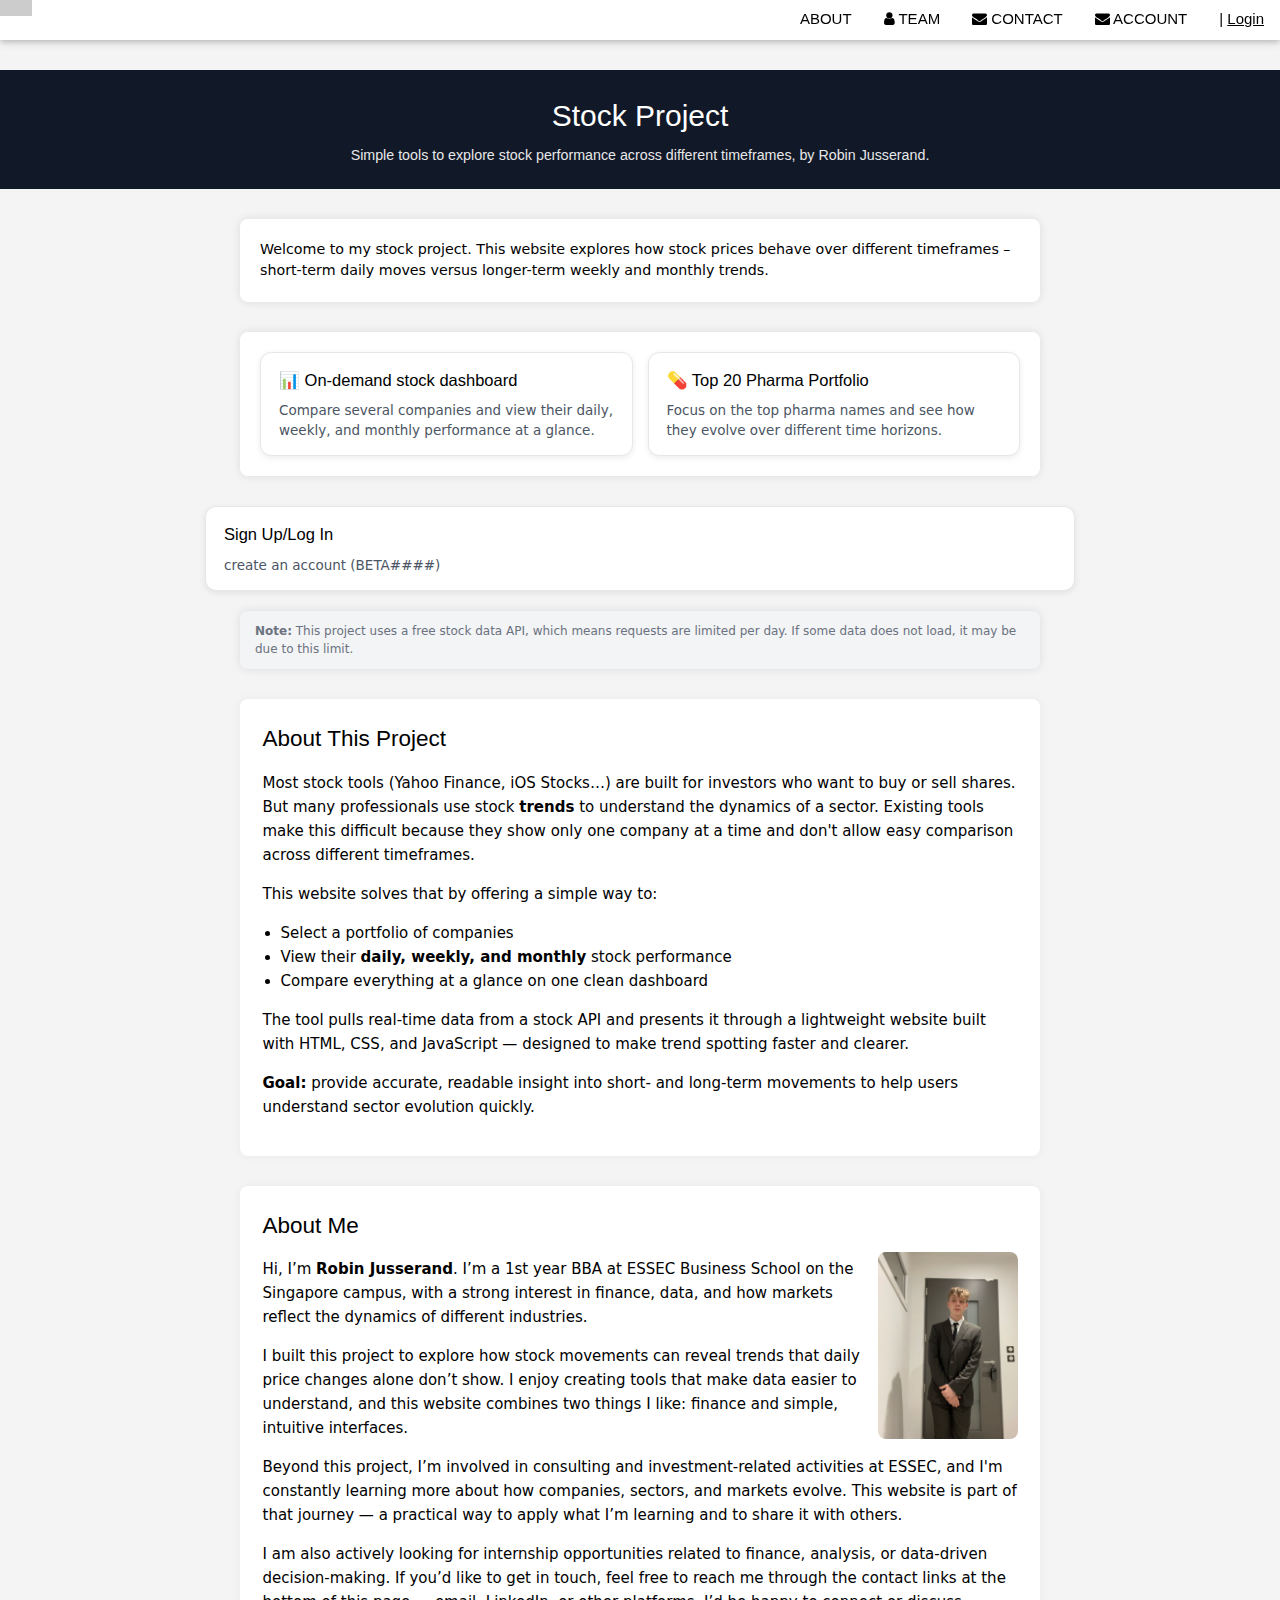
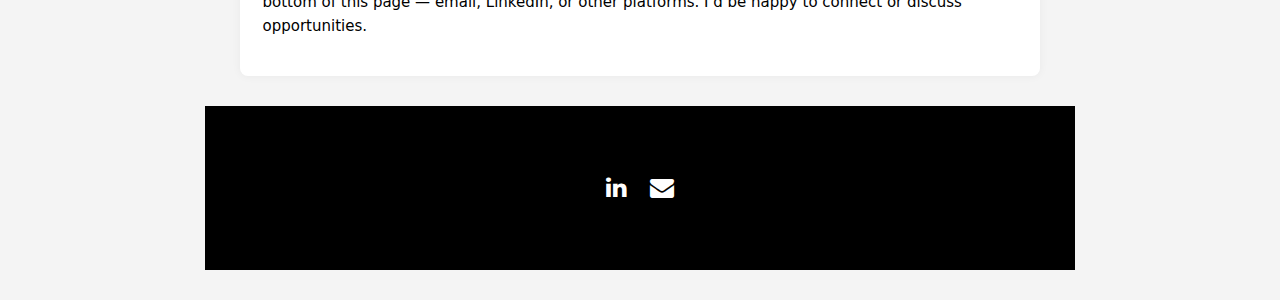
<file: index.html>
<!DOCTYPE html>
<html lang="en">
<head>
  <link rel="stylesheet"
      href="https://cdnjs.cloudflare.com/ajax/libs/font-awesome/4.7.0/css/font-awesome.min.css">
  <link rel="stylesheet"
      href="https://www.w3schools.com/w3css/4/w3.css">
  <meta charset="UTF-8" />
  <meta name="viewport" content="width=device-width, initial-scale=1.0" />
  <title>Stock Project</title>
  <style>
    body {
      html {
  scroll-behavior: smooth;
}
      font-family: Arial, sans-serif;
      margin: 0;
      padding: 60;
      background-color: #f4f4f4;
    }

    header {
      background-color: #333;
      color: white;
      text-align: center;
      padding: 1em;
      position: relative;
      margin-top:70px;
    }

    .top-right {
      position: absolute;
      top: 10px;
      right: 20px;
    }

    .top-right a {
      color: white;
      text-decoration: none;
      font-size: 18px;
      font-weight: bold;
    }

    sub {
      background-color: #333;
      color: black;
      text-align: center;
      padding: 1em;
    } 

    section {
      max-width: 800px;
      margin: 20px auto;
      background-color: white;
      padding: 20px;
      border-radius: 8px;
      box-shadow: 0 0 10px rgba(0, 0, 0, 0.1);
    }

    nav {
      margin-top: 20px;
      text-align: center;
    }

    nav a {
      display: inline-block;
      margin: 0 10px;
      text-decoration: none;
      color: #333;
      font-weight: bold;
      font-size: 18px;
    }
  </style>
</head>
<body>
  
  <!-- Navbar (sit on top) -->
<div class="w3-top">
  <div class="w3-bar w3-white w3-card" id="myNavbar">
    <a href="#home" class="w3-bar-item w3-button w3-wide"></a>
    <!-- Right-sided navbar links -->
    <div class="w3-right w3-hide-small">
      <a href="#about" class="w3-bar-item w3-button scroll-link">ABOUT</a>
      <a href="#about-me" class="w3-bar-item w3-button"><i class="fa fa-user scroll-link"></i> TEAM</a>
      <a href="#contact" class="w3-bar-item w3-button"><i class="fa fa-envelope scroll-link"></i> CONTACT</a>
      <a href="Account.html" class="w3-bar-item w3-button"><i class="fa fa-envelope scroll-link"></i> ACCOUNT</a>
      <a href="#" class="w3-bar-item w3-button" id="authStatus"></a>
    </div>
    <div style="height:40px;"></div>
    <!-- Hide right-floated links on small screens and replace them with a menu icon -->

    <a href="javascript:void(0)" class="w3-bar-item w3-button w3-right w3-hide-large w3-hide-medium" onclick="w3_open()">
      <i class="fa fa-bars"></i>
    </a>
  </div>
</div>
<script>
  const email = localStorage.getItem("loggedInEmail");
  const auth = document.getElementById("authStatus");

  if (email) {
    auth.innerHTML = `
      | Logged in as <strong>${email}</strong>
      (<a href="#" id="logoutLink">Logout</a>)
    `;
  } else {
    auth.innerHTML = `| <a href="login.html">Login</a>`;
  }

  if (email) {
    document.getElementById("logoutLink").addEventListener("click", (e) => {
      e.preventDefault();
      localStorage.removeItem("loggedInEmail");
      window.location.reload();
    });
  }
</script>

<!-- Sidebar on small screens when clicking the menu icon -->
<nav class="w3-sidebar w3-bar-block w3-black w3-card w3-animate-left w3-hide-medium w3-hide-large" style="display:none" id="mySidebar">
  <a href="javascript:void(0)" onclick="w3_close()" class="w3-bar-item w3-button w3-large w3-padding-16">Close ×</a>
  <a href="#about" onclick="w3_close()" class="w3-bar-item w3-button">ABOUT</a>
  <a href="#about-me" onclick="w3_close()" class="w3-bar-item w3-button">TEAM</a>
  <a href="#contact" onclick="w3_close()" class="w3-bar-item w3-button">CONTACT</a>
</nav>


  <header style="background-color:#111827; color:white; padding:1.5rem 0; text-align:center;">
    <h1 style="margin:0; font-size:2rem;">Stock Project</h1>
    <p style="margin:0.5rem 0 0; font-size:0.95rem; opacity:0.9;">
      Simple tools to explore stock performance across different timeframes, by Robin Jusserand.
    </p>
  </header>

  <main style="max-width:900px; margin:2rem auto; padding:0 1rem; font-family:system-ui, -apple-system, BlinkMacSystemFont, 'Segoe UI', sans-serif;">
    
    <!-- Intro -->
    <section style="display:grid; grid-template-columns:repeat(auto-fit, minmax(260px, 1fr)); gap:1.5rem; margin-bottom:2rem; justify-items:center;">
      <p style="margin:0; font-size:0.95rem; line-height:1.5;">
        Welcome to my stock project. This website explores how stock prices behave over different timeframes –
          short-term daily moves versus longer-term weekly and monthly trends.</p>
    </section>

    <!-- Tools grid -->
    <section style="display:grid; grid-template-columns:repeat(auto-fit, minmax(250px, 1fr)); gap:1rem; margin-bottom:2rem;">
      
      <!-- Multi-stock dashboard -->
      <a href="StockTrackerEvolution.html" style="text-decoration:none; color:inherit;">
        <div style="background:white; border-radius:0.75rem; padding:1rem 1.2rem; box-shadow:0 2px 6px rgba(0,0,0,0.08); border:1px solid #e5e7eb; height:100%;">
          <h2 style="margin:0 0 0.5rem; font-size:1.1rem;">📊 On-demand stock dashboard</h2>
          <p style="margin:0; font-size:0.9rem; color:#4b5563;">
            Compare several companies and view their daily, weekly, and monthly performance at a glance.
          </p>
        </div>
      </a>

      <!-- Pharma dashboard -->
      <a href="Top 20 Pharma.html" style="text-decoration:none; color:inherit;">
        <div style="background:white; border-radius:0.75rem; padding:1rem 1.2rem; box-shadow:0 2px 6px rgba(0,0,0,0.08); border:1px solid #e5e7eb; height:100%;">
          <h2 style="margin:0 0 0.5rem; font-size:1.1rem;">💊 Top 20 Pharma Portfolio</h2>
          <p style="margin:0; font-size:0.9rem; color:#4b5563;">
            Focus on the top pharma names and see how they evolve over different time horizons.
          </p>
        </div>
      </a>
    </section>


    <a href="Account.html" style="text-decoration:none; color:inherit;">
      <div style="background:white; border-radius:0.75rem; padding:1rem 1.2rem; box-shadow:0 2px 6px rgba(0,0,0,0.08); border:1px solid #e5e7eb; height:100%;">
          <h2 style="margin:0 0 0.5rem; font-size:1.1rem;">Sign Up/Log In</h2>
          <p style="margin:0; font-size:0.9rem; color:#4b5563;">
           create an account (BETA####)
          </p>
        </div>
      </a>

      
    <!-- API notice -->
    <section style="font-size:0.8rem; color:#6b7280; background:#f3f4f6; padding:0.75rem 1rem; border-radius:0.5rem;">
      <strong>Note:</strong> This project uses a free stock data API, which means requests are limited per day. 
      If some data does not load, it may be due to this limit.
    </section>

<section id="about" style="max-width:800px; margin:2rem auto; padding:1.5rem; background:white; border-radius:8px; box-shadow:0 0 10px rgba(0,0,0,0.05);">
  <h2 style="margin-top:0; font-size:1.5rem;">About This Project</h2>
  <p style="font-size:1rem; line-height:1.6;">
    Most stock tools (Yahoo Finance, iOS Stocks…) are built for investors who want to buy or sell shares.
    But many professionals use stock <strong>trends</strong> to understand the dynamics of a sector.
    Existing tools make this difficult because they show only one company at a time and don't allow easy
    comparison across different timeframes.
  </p>
  <p style="font-size:1rem; line-height:1.6;">
    This website solves that by offering a simple way to:
  </p>
  <ul style="font-size:1rem; line-height:1.6; padding-left:1.2rem;">
    <li>Select a portfolio of companies</li>
    <li>View their <strong>daily, weekly, and monthly</strong> stock performance</li>
    <li>Compare everything at a glance on one clean dashboard</li>
  </ul>
  <p style="font-size:1rem; line-height:1.6;">
    The tool pulls real-time data from a stock API and presents it through a lightweight website
    built with HTML, CSS, and JavaScript — designed to make trend spotting faster and clearer.
  </p>
  <p style="font-size:1rem; line-height:1.6;">
    <strong>Goal:</strong> provide accurate, readable insight into short- and long-term movements to help users
    understand sector evolution quickly.
  </p>
</section>

    <section id="about-me" style="max-width:800px; margin:2rem auto; padding:1.5rem; background:white; border-radius:8px; box-shadow:0 0 10px rgba(0,0,0,0.05);">

  <h2 style="margin-top:0; font-size:1.5rem;">About Me</h2>
  <img src="IMG_0349.JPG" alt="Portrait of Robin Jusserand" 
       style="width:140px; border-radius:8px; float:right; margin-left:1rem; margin-bottom:0.5rem;">

  <p style="font-size:1rem; line-height:1.6;">
    Hi, I’m <strong>Robin Jusserand</strong>. I’m a 1st year BBA at ESSEC Business School on the Singapore
    campus, with a strong interest in finance, data, and how markets reflect the dynamics of different industries.
  </p>

  <p style="font-size:1rem; line-height:1.6;">
    I built this project to explore how stock movements can reveal trends that daily price changes alone don’t show.
    I enjoy creating tools that make data easier to understand, and this website combines two things I like:
    finance and simple, intuitive interfaces.
  </p>

  <p style="font-size:1rem; line-height:1.6;">
    Beyond this project, I’m involved in consulting and investment-related activities at ESSEC, and I'm constantly
    learning more about how companies, sectors, and markets evolve. This website is part of that journey —
    a practical way to apply what I’m learning and to share it with others.
  </p>

  <p style="font-size:1rem; line-height:1.6;">
    I am also actively looking for internship opportunities related to finance, analysis, or data-driven
    decision-making. If you’d like to get in touch, feel free to reach me through the contact links at the
    bottom of this page — email, LinkedIn, or other platforms. I’d be happy to connect or discuss opportunities.
  </p>

</section>

<!-- Footer -->
<footer id="contact" class="w3-center w3-black w3-padding-24">
<footer class="w3-center w3-black w3-padding-24">
  <div class="w3-xlarge w3-section">

    <!-- LinkedIn -->
    <a href="https://www.linkedin.com/in/robinjusserand/" 
       target="_blank" 
       style="text-decoration:none; color:white;">
      <i class="fa fa-linkedin w3-hover-opacity"></i>
    </a>

    <!-- Gmail -->
    <a href="mailto:robinjuserand1@gmail.com" 
       style="margin-left:15px; text-decoration:none; color:white;">
      <i class="fa fa-envelope w3-hover-opacity"></i>
    </a>

  </div>
</footer>

<script>   
// Toggle between showing and hiding the sidebar when clicking the menu icon
var mySidebar = document.getElementById("mySidebar");

function w3_open() {
  if (mySidebar.style.display === 'block') {
    mySidebar.style.display = 'none';
  } else {
    mySidebar.style.display = 'block';
  }
}
  </script> 
  </main>
</body>
</html>
</file>
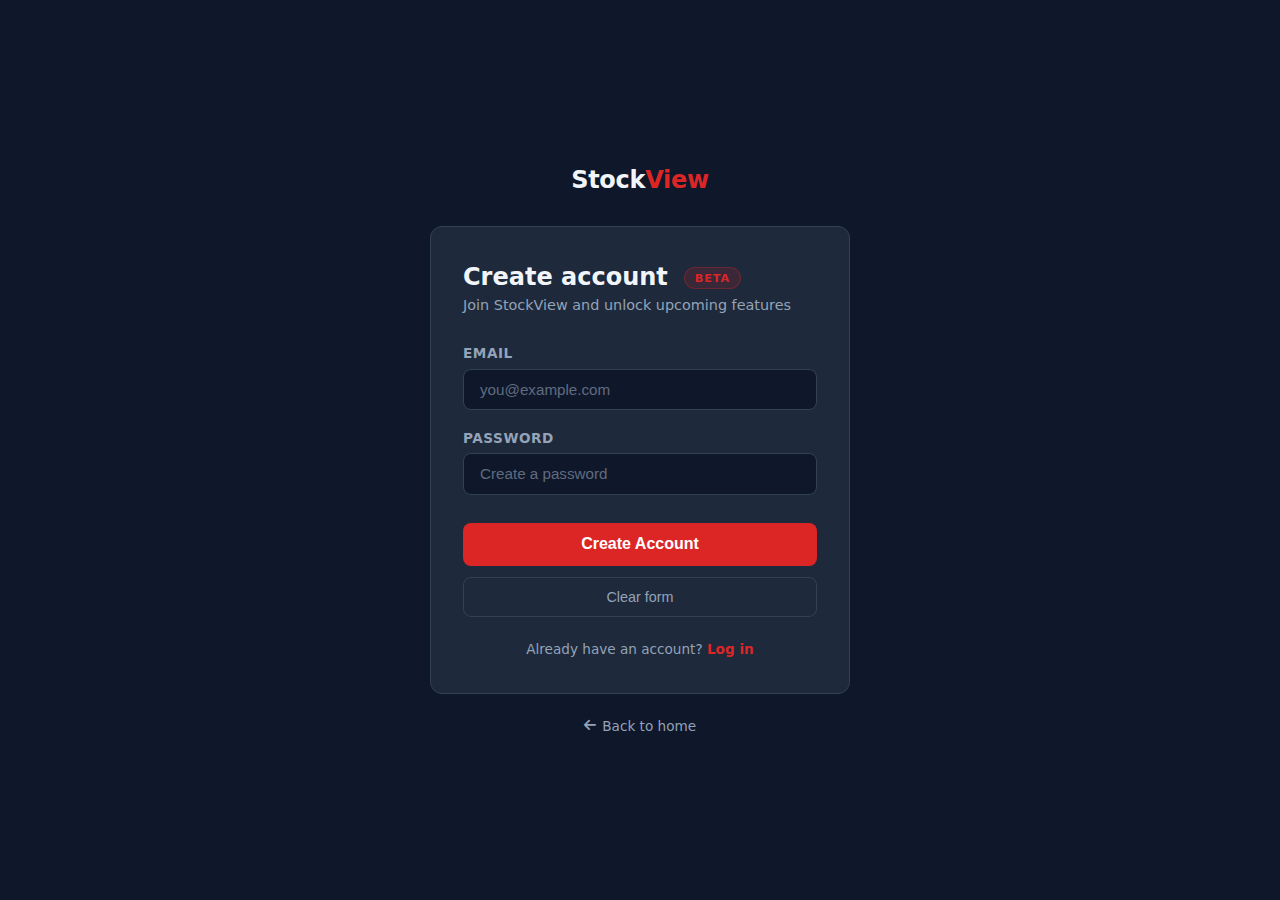
<file: Account.html>
<!DOCTYPE html>
<html lang="en">
<head>
  <meta charset="UTF-8" />
  <meta name="viewport" content="width=device-width, initial-scale=1.0" />
  <title>Create Account — StockView</title>
  <link rel="stylesheet" href="https://cdnjs.cloudflare.com/ajax/libs/font-awesome/6.5.0/css/all.min.css" />
  <style>
    *, *::before, *::after { box-sizing: border-box; margin: 0; padding: 0; }

    :root {
      --bg:       #0f172a;
      --surface:  #1e293b;
      --surface2: #263346;
      --accent:   #dc2626;
      --accent-h: #b91c1c;
      --text:     #f1f5f9;
      --muted:    #94a3b8;
      --border:   #334155;
      --radius:   12px;
    }

    body {
      font-family: 'Segoe UI', system-ui, -apple-system, sans-serif;
      background-color: var(--bg);
      color: var(--text);
      min-height: 100vh;
      display: flex;
      flex-direction: column;
      align-items: center;
      justify-content: center;
      padding: 2rem 1rem;
    }

    .brand {
      font-size: 1.5rem;
      font-weight: 800;
      text-decoration: none;
      color: var(--text);
      margin-bottom: 2rem;
      letter-spacing: -0.3px;
    }
    .brand span { color: var(--accent); }

    .card {
      background: var(--surface);
      border: 1px solid var(--border);
      border-radius: var(--radius);
      padding: 2.25rem 2rem;
      width: 100%;
      max-width: 420px;
    }

    .card h1 {
      font-size: 1.5rem;
      font-weight: 700;
      margin-bottom: 0.4rem;
    }

    .card .subtitle {
      font-size: 0.9rem;
      color: var(--muted);
      margin-bottom: 2rem;
    }

    .beta-badge {
      display: inline-block;
      background: rgba(220, 38, 38, 0.15);
      color: var(--accent);
      border: 1px solid rgba(220, 38, 38, 0.3);
      font-size: 0.7rem;
      font-weight: 700;
      letter-spacing: 0.08em;
      text-transform: uppercase;
      padding: 0.2rem 0.6rem;
      border-radius: 999px;
      margin-left: 0.5rem;
      vertical-align: middle;
    }

    .form-group { margin-bottom: 1.25rem; }

    label {
      display: block;
      font-size: 0.85rem;
      font-weight: 600;
      color: var(--muted);
      margin-bottom: 0.45rem;
      text-transform: uppercase;
      letter-spacing: 0.04em;
    }

    input[type="email"],
    input[type="password"],
    input[type="text"] {
      width: 100%;
      background: var(--bg);
      border: 1px solid var(--border);
      border-radius: 8px;
      padding: 0.7rem 1rem;
      font-size: 0.95rem;
      color: var(--text);
      outline: none;
      transition: border-color 0.2s;
    }

    input:focus { border-color: var(--accent); }
    input::placeholder { color: var(--muted); opacity: 0.6; }

    .btn-submit {
      width: 100%;
      background: var(--accent);
      color: white;
      border: none;
      border-radius: 8px;
      padding: 0.8rem;
      font-size: 1rem;
      font-weight: 700;
      cursor: pointer;
      margin-top: 0.5rem;
      transition: background 0.2s, transform 0.15s;
    }
    .btn-submit:hover { background: var(--accent-h); transform: translateY(-1px); }

    .btn-reset {
      width: 100%;
      background: transparent;
      color: var(--muted);
      border: 1px solid var(--border);
      border-radius: 8px;
      padding: 0.7rem;
      font-size: 0.9rem;
      cursor: pointer;
      margin-top: 0.65rem;
      transition: color 0.2s, border-color 0.2s;
    }
    .btn-reset:hover { color: var(--text); border-color: var(--muted); }

    .error-msg {
      background: rgba(220, 38, 38, 0.1);
      border: 1px solid rgba(220, 38, 38, 0.3);
      color: #fca5a5;
      padding: 0.65rem 1rem;
      border-radius: 8px;
      font-size: 0.875rem;
      margin-bottom: 1.25rem;
      display: none;
    }

    .divider {
      text-align: center;
      font-size: 0.85rem;
      color: var(--muted);
      margin: 1.5rem 0 0;
    }

    .divider a {
      color: var(--accent);
      text-decoration: none;
      font-weight: 600;
    }
    .divider a:hover { text-decoration: underline; }

    .back-link {
      margin-top: 1.5rem;
      font-size: 0.85rem;
      color: var(--muted);
      text-decoration: none;
      display: flex;
      align-items: center;
      gap: 0.4rem;
      transition: color 0.2s;
    }
    .back-link:hover { color: var(--text); }
  </style>
</head>
<body>

  <a href="index.html" class="brand">Stock<span>View</span></a>

  <div class="card">
    <h1>Create account <span class="beta-badge">Beta</span></h1>
    <p class="subtitle">Join StockView and unlock upcoming features</p>

    <div class="error-msg" id="errorMsg"></div>

    <form id="registerForm" action="https://b8252048-42bb-463f-a7f8-bf4f6a0e5dfd-00-nmaopvevszfs.riker.replit.dev/register" method="POST">
      <div class="form-group">
        <label for="email">Email</label>
        <input type="email" id="email" name="email" placeholder="you@example.com" required />
      </div>

      <div class="form-group">
        <label for="pass">Password</label>
        <input type="password" id="pass" name="password" placeholder="Create a password" required />
      </div>

      <button type="submit" class="btn-submit">Create Account</button>
      <button type="reset" class="btn-reset">Clear form</button>
    </form>

    <div class="divider">
      Already have an account? <a href="login.html">Log in</a>
    </div>
  </div>

  <a href="index.html" class="back-link">
    <i class="fa fa-arrow-left"></i> Back to home
  </a>

  <script>
    const form     = document.getElementById("registerForm");
    const errorMsg = document.getElementById("errorMsg");

    form.addEventListener("submit", (e) => {
      const email = document.getElementById("email").value;
      const pass  = document.getElementById("pass").value;

      if (!email || !pass) {
        e.preventDefault();
        errorMsg.textContent = "Please fill in all fields.";
        errorMsg.style.display = "block";
        return;
      }

      if (pass.length < 6) {
        e.preventDefault();
        errorMsg.textContent = "Password must be at least 6 characters.";
        errorMsg.style.display = "block";
        return;
      }
    });
  </script>

</body>
</html>
</file>
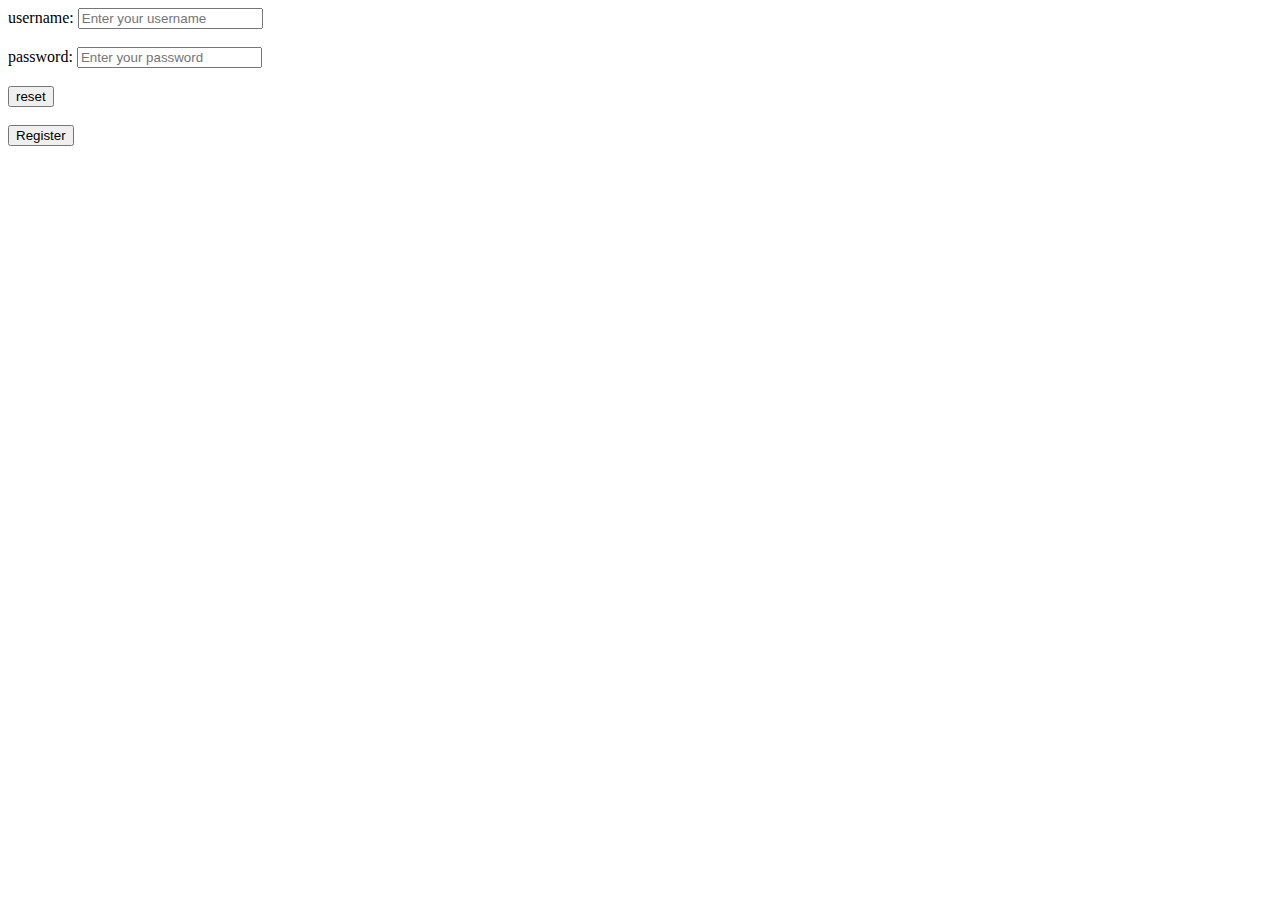
<file: CreateAccount.html>
<!Doctype HTML>
<html>
<body>


<form action="/register" method="POST"> 
  <div>
    <label for="uname">username:</label>
    <input type="text" id="uname" name="uname" placeholder="Enter your username" required>
  </div>

  <br>

  <div>
    <label for="pass">password:</label>
    <input type="password" id="pass" name="pass" placeholder="Enter your password" maxlength="12" required>
  </div>

  <br>

  <div>
    <input type="reset" value="reset">
  </div>

  <br>

  <div>
    <input type="submit" value="Register">
  </div>
  

    
</form>



</body>
</html>
</file>
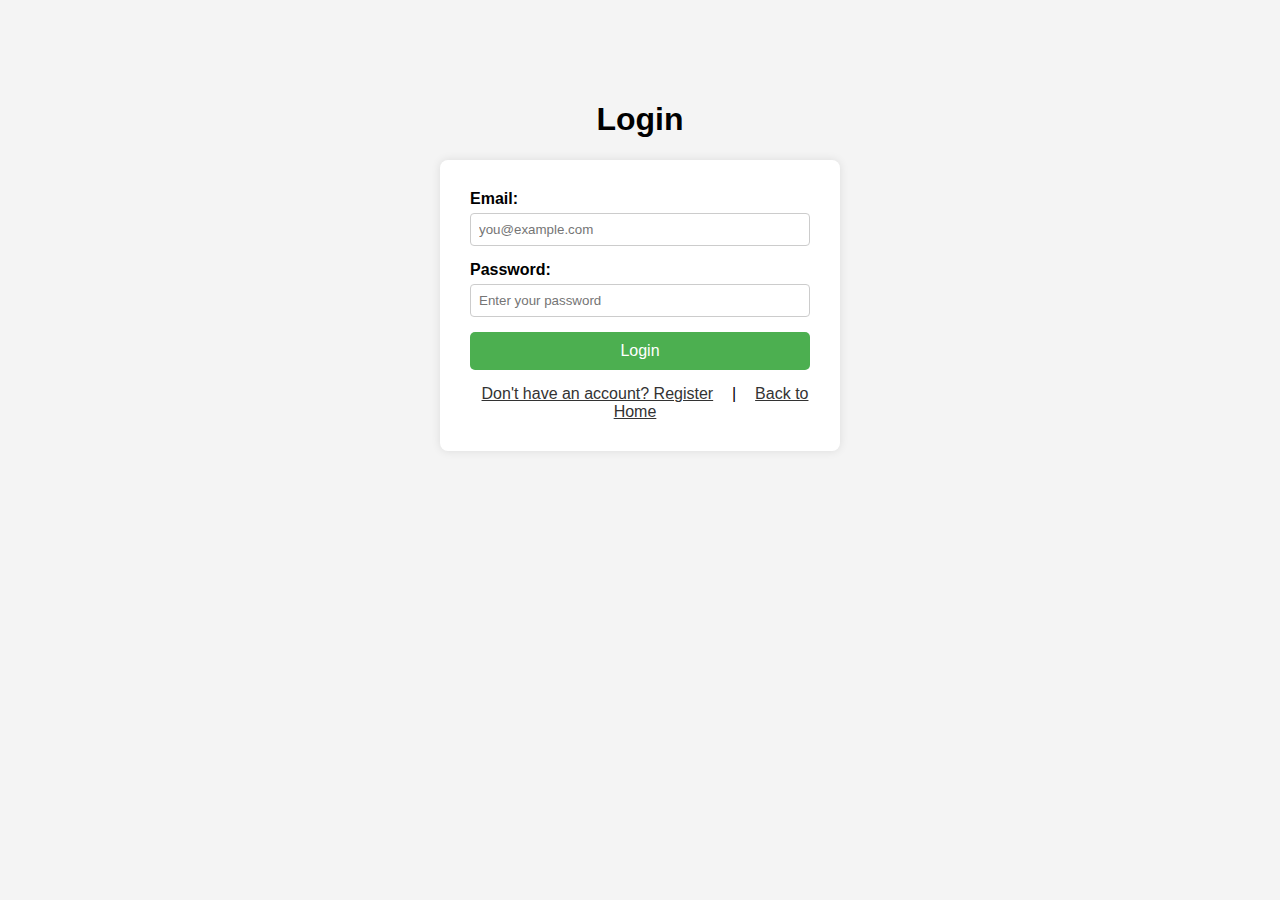
<file: login.html>
<!DOCTYPE html>
<html>
<head>
  <meta charset="UTF-8">
  <title>Login</title>
  <style>
    body {
      font-family: Arial, sans-serif;
      max-width: 400px;
      margin: 60px auto;
      padding: 20px;
      background-color: #f4f4f4;
    }
    h1 { text-align: center; }
    .form-box {
      background: white;
      padding: 30px;
      border-radius: 8px;
      box-shadow: 0 0 10px rgba(0,0,0,0.1);
    }
    label { display: block; margin-bottom: 5px; font-weight: bold; }
    input {
      width: 100%;
      padding: 8px;
      margin-bottom: 15px;
      box-sizing: border-box;
      border: 1px solid #ccc;
      border-radius: 4px;
    }
    button {
      width: 100%;
      background-color: #4caf50;
      color: white;
      padding: 10px;
      border: none;
      border-radius: 5px;
      cursor: pointer;
      font-size: 16px;
    }
    button:hover { background-color: #45a049; }
    .links { margin-top: 15px; text-align: center; }
    .links a { margin: 0 10px; color: #333; }
    #errorMsg { color: red; text-align: center; margin-bottom: 10px; display: none; }
  </style>
</head>
<body>
  <h1>Login</h1>

  <div class="form-box">
    <p id="errorMsg"></p>
    <form id="loginForm" action="https://b8252048-42bb-463f-a7f8-bf4f6a0e5dfd-00-nmaopvevszfs.riker.replit.dev/login" method="POST">
      <div>
        <label for="email">Email:</label>
        <input type="email" id="email" name="email" required placeholder="you@example.com">
      </div>

      <div>
        <label for="pass">Password:</label>
        <input type="password" id="pass" name="password" required placeholder="Enter your password">
      </div>

      <button type="submit">Login</button>
    </form>

    <div class="links">
      <a href="Account.html">Don't have an account? Register</a>
      &nbsp;|&nbsp;
      <a href="index.html">Back to Home</a>
    </div>
  </div>

  <script>
    const form = document.getElementById("loginForm");
    const emailInput = document.getElementById("email");
    const errorMsg = document.getElementById("errorMsg");

    form.addEventListener("submit", (e) => {
      // Basic validation
      if (!emailInput.value || !document.getElementById("pass").value) {
        e.preventDefault();
        errorMsg.textContent = "Please fill in all fields.";
        errorMsg.style.display = "block";
        return;
      }
      // Save email to localStorage before the form submits
      localStorage.setItem("loggedInEmail", emailInput.value);
    });
  </script>
</body>
</html>
</file>
